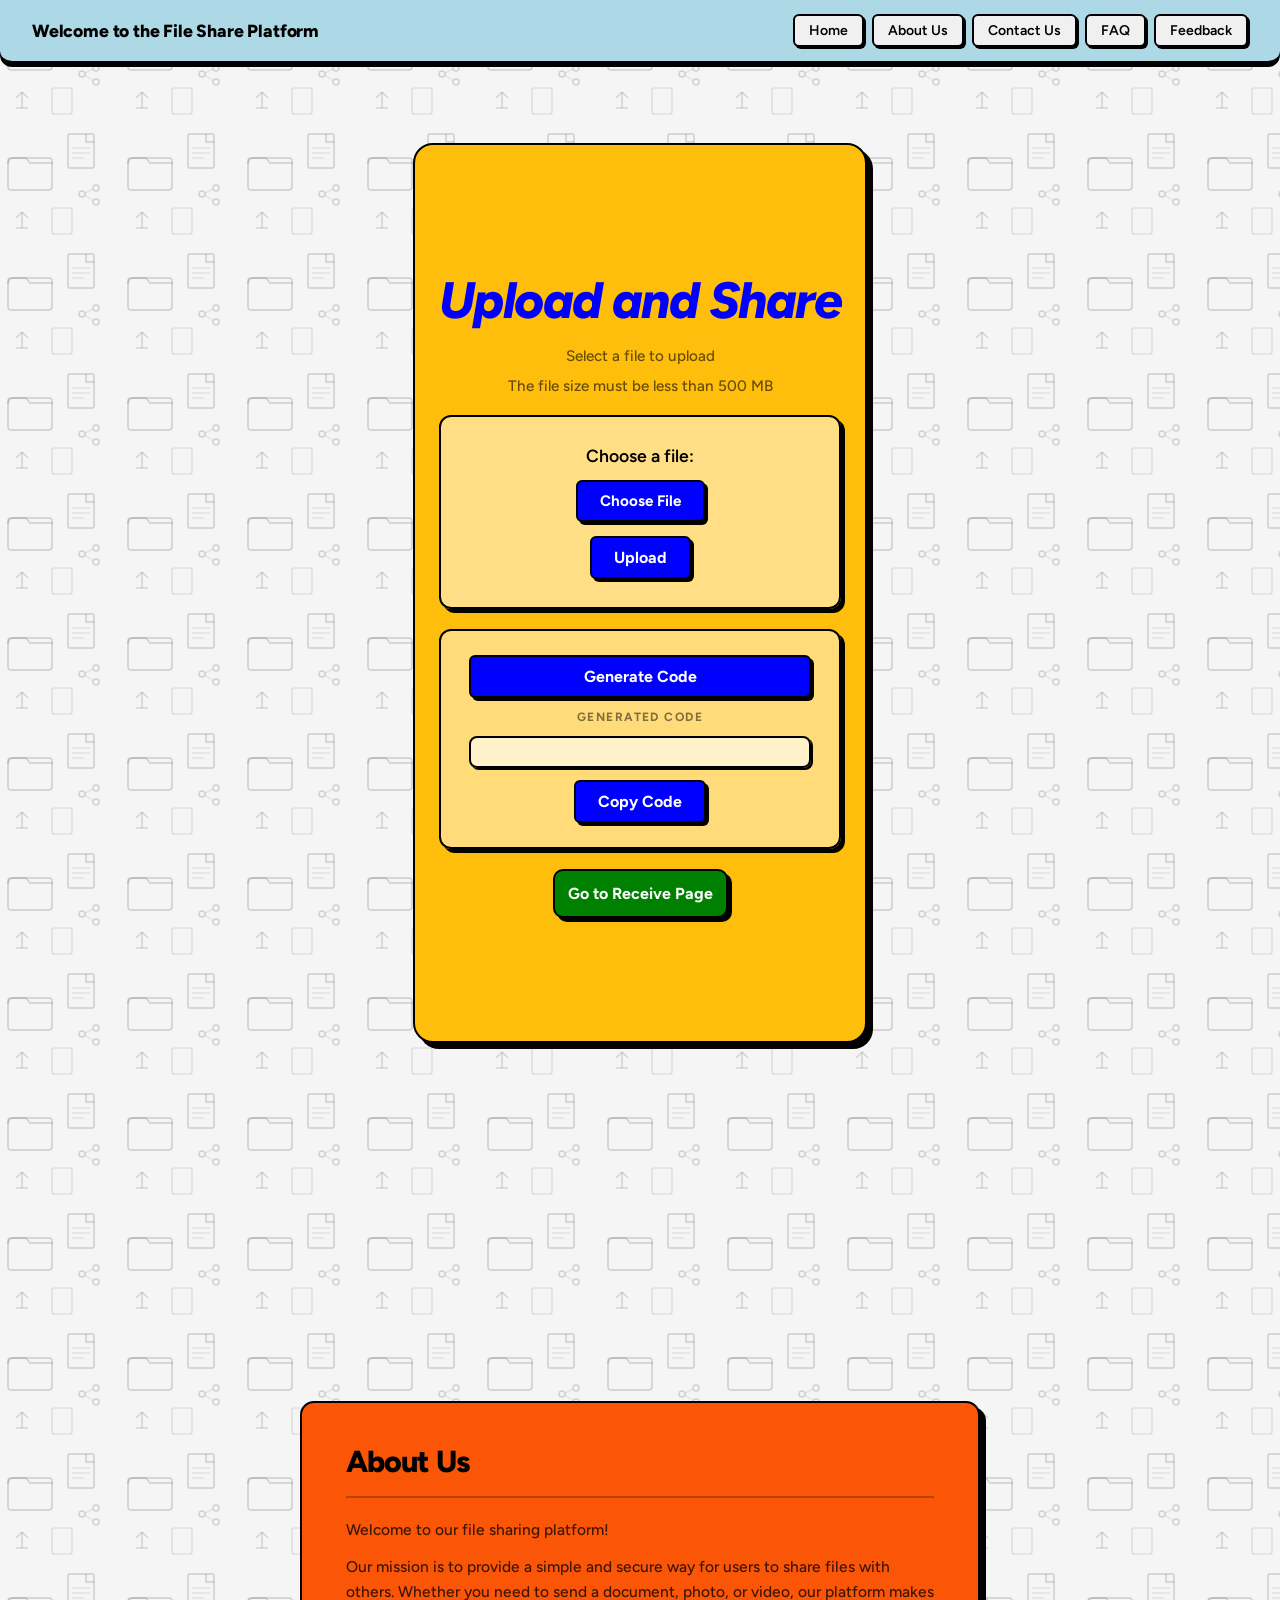
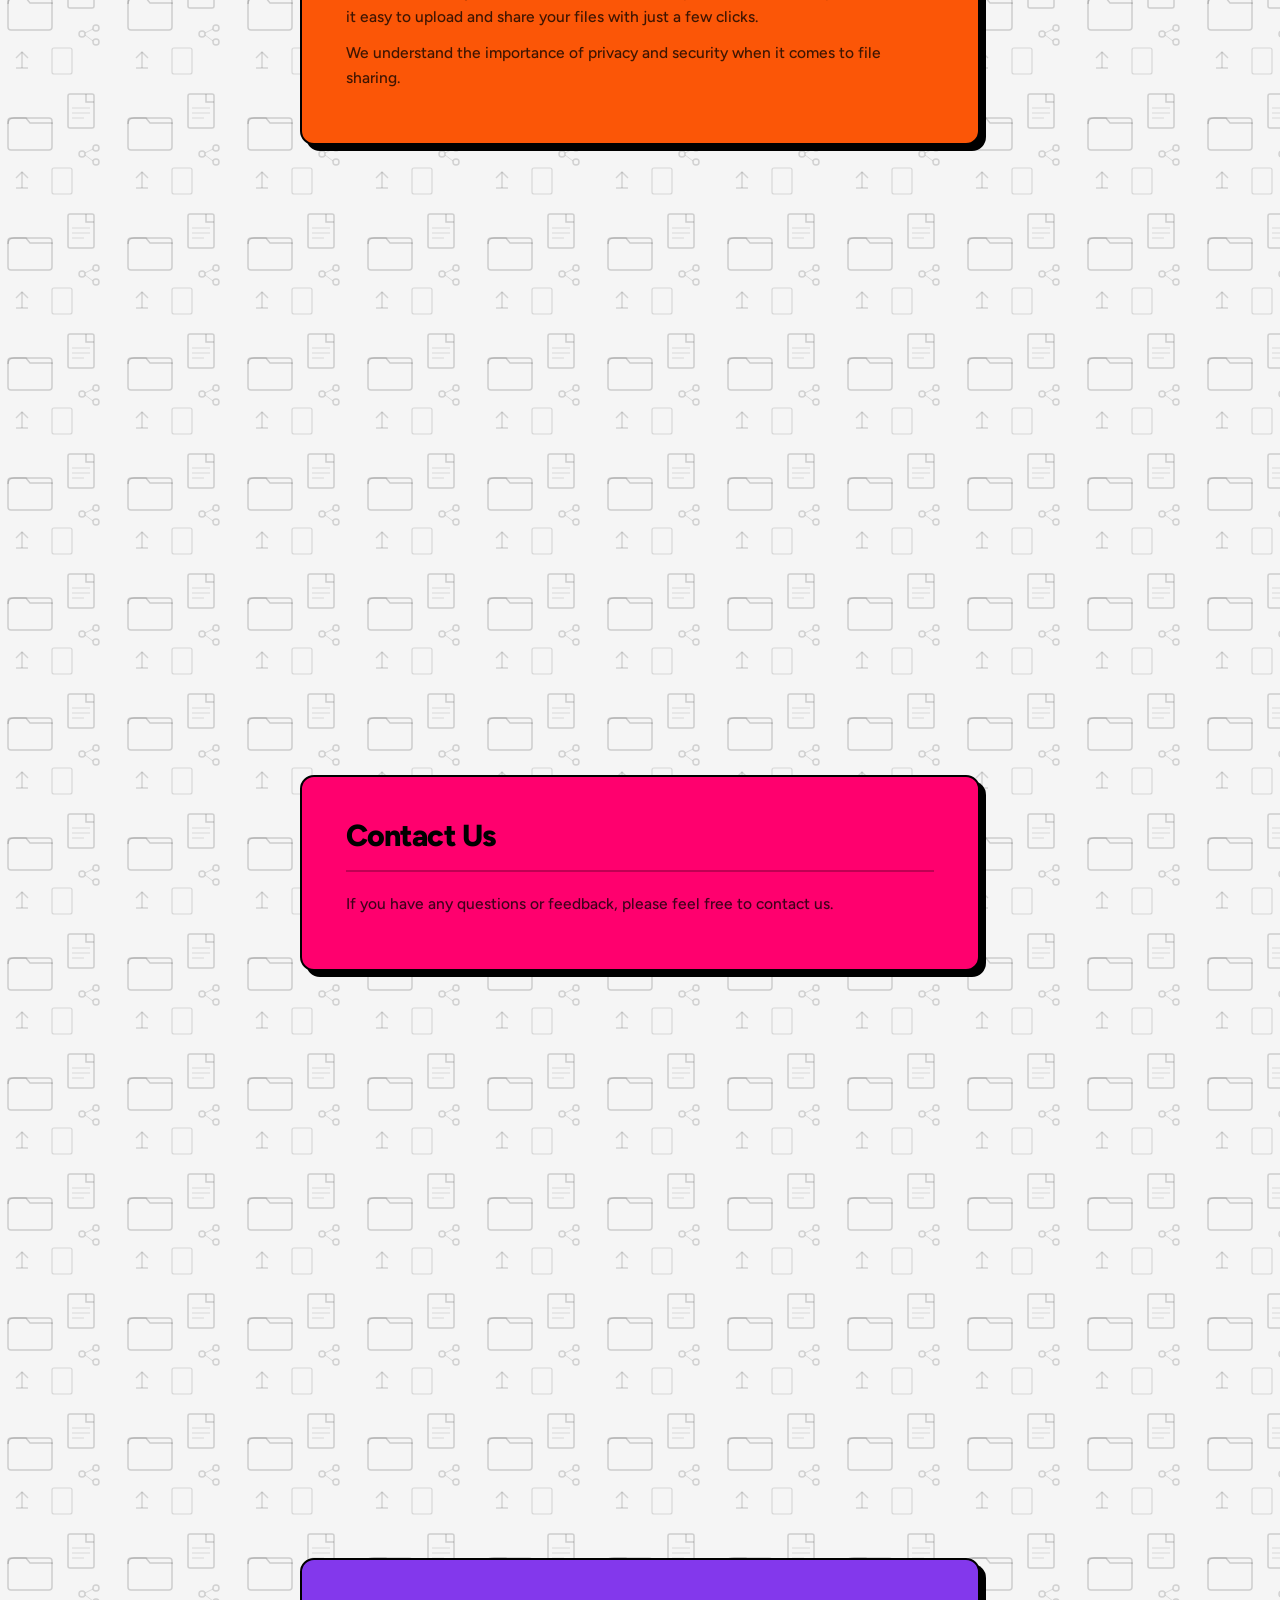
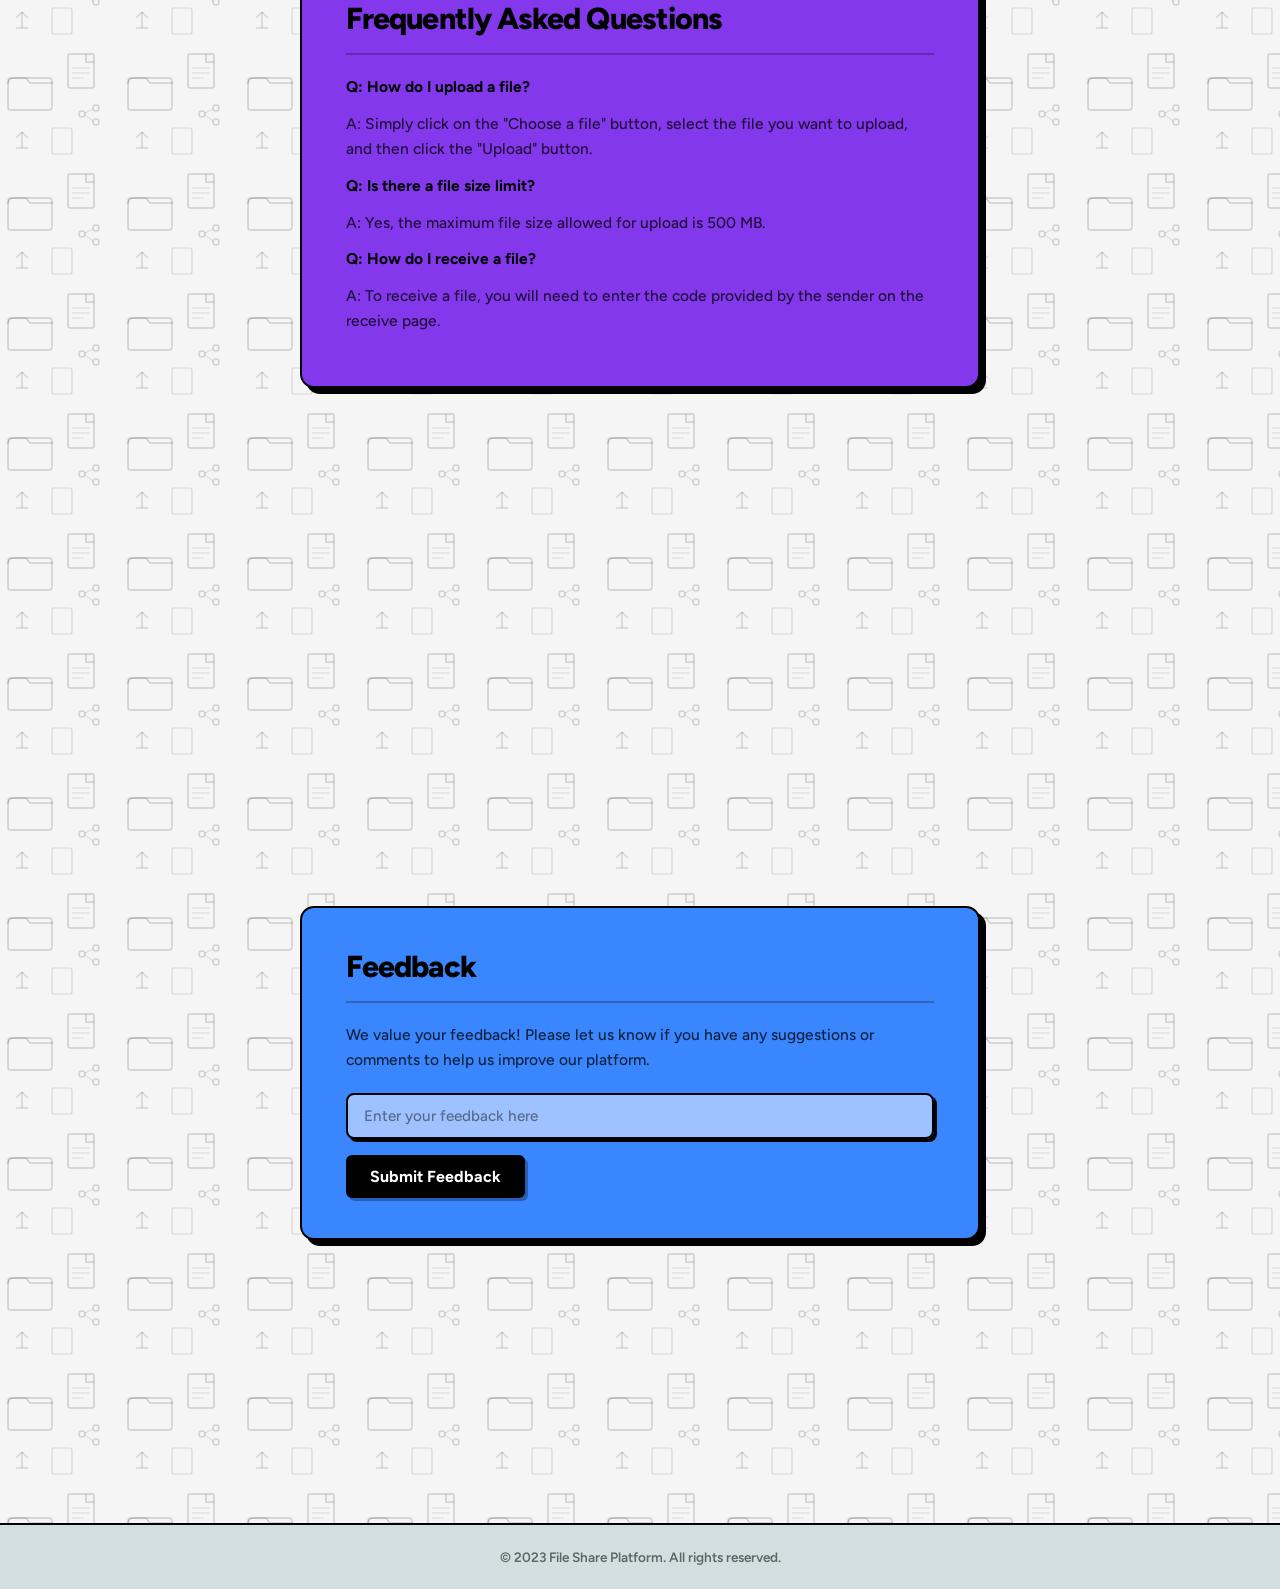
<file: index.html>
<!DOCTYPE html>
<html lang="en">
<head>
    <meta charset="UTF-8">
    <meta name="viewport" content="width=device-width, initial-scale=1.0">
    <title>File Share Platform</title>
    <link rel="stylesheet" href="style.css">
    <link rel="icon" href="favicon.ico">
<link rel="icon" type="image/png" sizes="32x32" href="favicon.png">
<link rel="icon" type="image/png" sizes="16x16" href="favicon.png">
<link rel="apple-touch-icon" href="apple-touch-icon.png">
</head>
<body>
    <div id="header">
            <h2>Welcome to the File Share Platform</h2>
            <div id = "buttons">
            <a href="#home" class = "Btn">Home</a>
            <a href="#about" class = "Btn">About Us</a>
            <a href="#contact" class = "Btn">Contact Us</a>
            <a href="#faq" class = "Btn">FAQ</a>
            <a href="#feedback" class = "Btn">Feedback</a>
            </div>
        </div>
        <section id = "home">
    <div class="maincontainer">
        
        <h1><i>Upload and Share </i></h1>
        <h3>Select a file to upload</h3>
        <h3>The file size must be less than 500 MB</h3>

        <div class="buttons">
    <p>Choose a file:</p>

    <input type="file" id="file">
    <label for="file" id = "fileLabel">Choose File</label>

    <button id="upload">Upload</button>
</div>

        <div id = "generatedCode">
                <button id="generateCodeButton">Generate Code</button>
                <h2>Generated Code</h2>
                <div id="codeContainer"><p id="code"></p></div>
                <button id="copyCode">Copy Code</button>
               
        </div>
        <div id = "receivePage ">
                <a href="receive.html"><button id="receivePageButton">Go to Receive Page</button></a>

        </div>

    </div>
    </section>
    <section id = "about">
        <div id = "aboutContent">
        <h2>About Us</h2>
        <p>Welcome to our file sharing platform!</p>
        <p>Our mission is to provide a simple and secure way for users to share files with others. Whether you need to send a document, photo, or video, our platform makes it easy to upload and share your files with just a few clicks.</p>
        <p>We understand the importance of privacy and security when it comes to file sharing.
            </div>
    </section>
    <section id = "contact">
        <div id = "contactContent">
        <h2>Contact Us</h2>
        <p>If you have any questions or feedback, please feel free to contact us.</p>
        </div>
    </section>
    <section id = "faq">
        <div id = "faqContent">
        <h2>Frequently Asked Questions</h2>
        <p><strong>Q: How do I upload a file?</strong></p>
        <p>A: Simply click on the "Choose a file" button, select the file you want to upload, and then click the "Upload" button.</p>
        <p><strong>Q: Is there a file size limit?</strong></p>
        <p>A: Yes, the maximum file size allowed for upload is 500 MB.</p>
        <p><strong>Q: How do I receive a file?</strong></p>
        <p>A: To receive a file, you will need to enter the code provided by the sender on the receive page.</p>
        </div>
    </section>
<section id = "feedback">
    <div id = "feedbackContent">
        <h2>Feedback</h2>
        <p>We value your feedback! Please let us know if you have any suggestions or comments to help us improve our platform.</p>
        <input type="text" id="feedbackMessage" placeholder="Enter your feedback here">
        <button id="submitFeedback">Submit Feedback</button>
    </div>
</section>

    <section id = "footer">
        <div id = "footerContent">
        <p>&copy; 2023 File Share Platform. All rights reserved.</p>
        </div>
    </section>
            <script src="logic.js"></script>

        <script src="filehandling.js"></script>
    <script src = "feedback.js"></script>
</body>
</html>
</file>
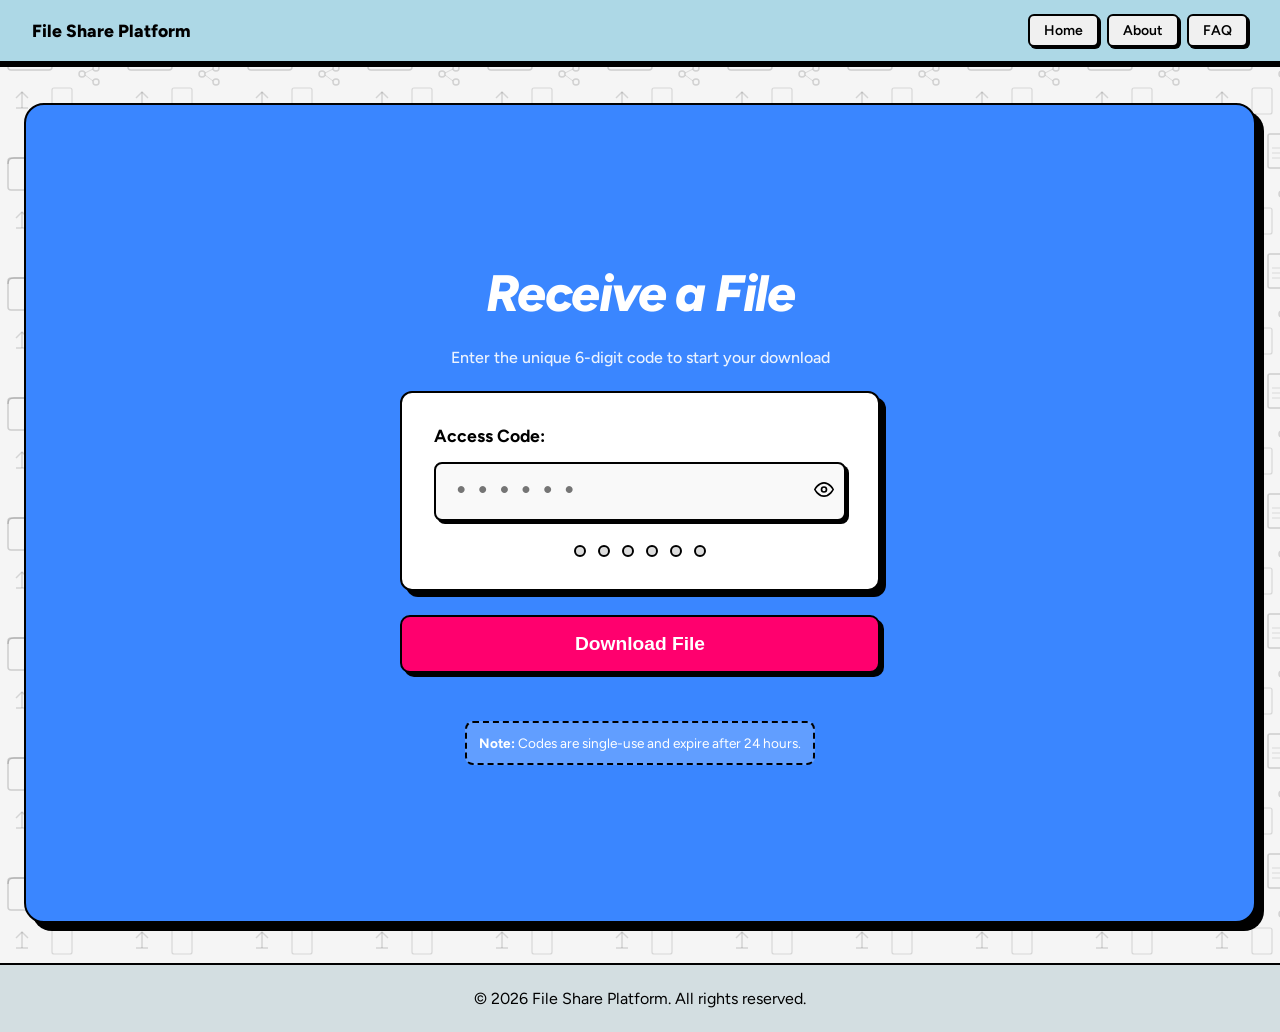
<file: receive.html>
<!DOCTYPE html>
<html lang="en">
<head>
    <meta charset="UTF-8">
    <meta name="viewport" content="width=device-width, initial-scale=1.0">
    <title>Receive File — FileShare</title>
    <link rel="stylesheet" href="receive.css">
     <link rel="icon" href="favicon.ico">
<link rel="icon" type="image/png" sizes="32x32" href="favicon.png">
<link rel="icon" type="image/png" sizes="16x16" href="favicon.png">
<link rel="apple-touch-icon" href="apple-touch-icon.png">
</head>
<body>

    <div id="header">
        <h2>File Share Platform</h2>
        <div id="buttons">
            <a href="index.html#home" class="Btn">Home</a>
            <a href="index.html#about" class="Btn">About</a>
            <a href="index.html#faq" class="Btn">FAQ</a>
        </div>
    </div>

    <main class="maincontainer">
        <h1><i>Receive a File</i></h1>
        <h3>Enter the unique 6-digit code to start your download </h3>

        <div class="input-section">
            <p>Access Code:</p>
            <div class="code-entry">
                <input type="password" id="code" placeholder="••••••" maxlength="6">
                <button type="button" id="toggleEye">
                    <svg viewBox="0 0 24 24" width="20" height="20" stroke="black" stroke-width="2" fill="none">
                        <path d="M1 12s4-8 11-8 11 8 11 8-4 8-11 8-11-8-11-8z"></path>
                        <circle cx="12" cy="12" r="3"></circle>
                    </svg>
                </button>
            </div>
            
            <div class="dot-indicator" id="dotGroup">
                <span></span><span></span><span></span><span></span><span></span><span></span>
            </div>
        </div>

        <button id="downloadBtn">Download File</button>

        <div id="status" class="status-box"></div>

        <div class="info-note">
            <p><strong>Note:</strong> Codes are single-use and expire after 24 hours.</p>
        </div>
    </main>

    <div id="footer">
        <div id="footerContent">
            <p>&copy; 2026 File Share Platform. All rights reserved.</p>
        </div>
    </div>

    <script>
        // Keeping it consistent with your feedback logic
        const input = document.getElementById('code');
        const dots = document.querySelectorAll('#dotGroup span');
        const eyeBtn = document.getElementById('toggleEye');

        input.addEventListener('input', () => {
            const val = input.value.trim();
            dots.forEach((dot, i) => {
                dot.classList.toggle('active', i < val.length);
            });
        });

        eyeBtn.addEventListener('click', () => {
            input.type = input.type === 'password' ? 'text' : 'password';
        });
    </script>
    <script src="receive.js"></script>
</body>
</html>
</file>
<file: style.css>
@import url('https://fonts.googleapis.com/css2?family=Figtree:wght@400;500;600;700;800&display=swap');

* {
    margin: 0;
    padding: 0;
    box-sizing: border-box;
}

/* paste this inside body, .maincontainer, and each section */

body {
    
    font-family: 'Figtree', sans-serif;
    background-color: #f5f5f5;
    background-image: url("data:image/svg+xml,%3Csvg xmlns='http://www.w3.org/2000/svg' width='120' height='120'%3E%3Crect x='8' y='38' width='44' height='32' rx='3' fill='none' stroke='%231a1a1a' stroke-width='1.5' opacity='0.18'/%3E%3Cpath d='M8 44 Q8 38 14 38 L26 38 L30 43 L52 43 Q52 43 52 44' fill='none' stroke='%231a1a1a' stroke-width='1.5' opacity='0.18'/%3E%3Crect x='68' y='14' width='26' height='34' rx='2' fill='none' stroke='%231a1a1a' stroke-width='1.5' opacity='0.18'/%3E%3Cpath d='M86 14 L86 22 L94 22' fill='none' stroke='%231a1a1a' stroke-width='1.5' opacity='0.18'/%3E%3Cline x1='72' y1='28' x2='90' y2='28' stroke='%231a1a1a' stroke-width='1' opacity='0.13'/%3E%3Cline x1='72' y1='33' x2='90' y2='33' stroke='%231a1a1a' stroke-width='1' opacity='0.13'/%3E%3Cline x1='72' y1='38' x2='84' y2='38' stroke='%231a1a1a' stroke-width='1' opacity='0.13'/%3E%3Cline x1='22' y1='92' x2='22' y2='108' stroke='%231a1a1a' stroke-width='1.5' opacity='0.15'/%3E%3Cpolyline points='16%2C98 22%2C92 28%2C98' fill='none' stroke='%231a1a1a' stroke-width='1.5' opacity='0.15'/%3E%3Cline x1='16' y1='108' x2='28' y2='108' stroke='%231a1a1a' stroke-width='1.5' opacity='0.15'/%3E%3Ccircle cx='82' cy='74' r='3' fill='none' stroke='%231a1a1a' stroke-width='1.5' opacity='0.16'/%3E%3Ccircle cx='96' cy='68' r='3' fill='none' stroke='%231a1a1a' stroke-width='1.5' opacity='0.16'/%3E%3Ccircle cx='96' cy='82' r='3' fill='none' stroke='%231a1a1a' stroke-width='1.5' opacity='0.16'/%3E%3Cline x1='85' y1='73' x2='93' y2='69' stroke='%231a1a1a' stroke-width='1' opacity='0.13'/%3E%3Cline x1='85' y1='75' x2='93' y2='81' stroke='%231a1a1a' stroke-width='1' opacity='0.13'/%3E%3Crect x='52' y='88' width='20' height='26' rx='2' fill='none' stroke='%231a1a1a' stroke-width='1.2' opacity='0.14'/%3E%3C/svg%3E");
    background-repeat: repeat;
}

/* ── HEADER ────────────────────────────────────────────── */
#header {

    display: flex;
    justify-content: space-between;
    align-items: center;
    padding: 14px 32px;
    background-color: lightblue;
    border-bottom: 2px solid black;
    border-radius: 0 0 12px 12px;
    position: sticky;
    top: 0;
    z-index: 1000;
    box-shadow: 0 4px 0 black;
}

#header h2 {
    font-size: 1.1rem;
    font-weight: 800;
    letter-spacing: -0.01em;
}

#buttons {
    display: flex;
    gap: 8px;
}

.Btn {
    text-decoration: none;
    color: black;
    font-weight: 600;
    font-size: 0.875rem;
    padding: 6px 14px;
    border: 2px solid black;
    border-radius: 6px;
    background-color: #f0f0f0;
    transition: background-color 0.15s, transform 0.1s;
    box-shadow: 2px 2px 0 black;
}

.Btn:hover {
    background-color: #e0e0e0;
    transform: translate(-1px, -1px);
    box-shadow: 3px 3px 0 black;
}

.Btn:active {
    transform: translate(1px, 1px);
    box-shadow: 1px 1px 0 black;
}

/* ── MAIN CONTAINER ─────────────────────────────────────── */
.maincontainer {
    display: flex;
    flex-direction: column;
    align-items: center;
    justify-content: center;
    min-height: 100vh;
    background-color: #ffbe0b;
    padding: 60px 24px;
    gap: 20px;
    border: 2px solid black;
    box-shadow: 6px 6px 0 black;
    border-radius: 20px;
}

h1 {
    font-size: clamp(2rem, 6vw, 3.2rem);
    font-weight: 800;
    color: blue;
    letter-spacing: -0.03em;
    text-align: center;
    margin-bottom: 4px;
}

.maincontainer h3 {
    font-size: 0.95rem;
    font-weight: 500;
    color: rgba(0,0,0,0.6);
    text-align: center;
    margin-top: -8px;
}

/* ── UPLOAD CARD ────────────────────────────────────────── */
.buttons {
    display: flex;
    flex-direction: column;
    border: 2px solid black;
    padding: 28px 32px;
    background-color: rgba(255, 255, 255, 0.5);
    border-radius: 12px;
    align-items: center;
    justify-content: center;
    width: 100%;
    max-width: 480px;
    text-align: center;
    gap: 14px;
    box-shadow: 4px 4px 0 black;
}

.buttons p {
    font-size: 1.1rem;
    font-weight: 600;
    color: black;
}

#file {
    display: none;
}

#fileLabel {
    font-size: 0.95rem;
    font-weight: 700;
    color: white;
    background-color: blue;
    padding: 10px 22px;
    border-radius: 6px;
    border: 2px solid black;
    box-shadow: 3px 3px 0 black;
    cursor: pointer;
    display: inline-block;
    transition: transform 0.1s, box-shadow 0.1s;
}

#fileLabel:hover {
    transform: translate(-1px, -1px);
    box-shadow: 4px 4px 0 black;
}

#fileLabel:active {
    transform: translate(1px, 1px);
    box-shadow: 2px 2px 0 black;
}

/* ── BUTTONS ────────────────────────────────────────────── */
button {
    font-family: 'Figtree', sans-serif;
    padding: 10px 22px;
    font-size: 1rem;
    font-weight: 700;
    cursor: pointer;
    background-color: blue;
    color: white;
    border: 2px solid black;
    border-radius: 6px;
    box-shadow: 3px 3px 0 black;
    transition: transform 0.1s, box-shadow 0.1s;
}

button:hover {
    transform: translate(-1px, -1px);
    box-shadow: 4px 4px 0 black;
}

button:active {
    transform: translate(1px, 1px);
    box-shadow: 2px 2px 0 black;
}

/* ── GENERATED CODE ─────────────────────────────────────── */
#generatedCode {
    text-align: center;
    border: 2px solid black;
    padding: 24px 28px;
    border-radius: 12px;
    width: 100%;
    max-width: 480px;
    background-color: rgba(255,255,255,0.45);
    box-shadow: 4px 4px 0 black;
    display: flex;
    flex-direction: column;
    align-items: center;
    gap: 12px;
}

#generatedCode h2 {
    font-size: 0.75rem;
    font-weight: 700;
    letter-spacing: 0.12em;
    text-transform: uppercase;
    color: rgba(0,0,0,0.5);
}

#codeContainer {
    border: 2px solid black;
    background-color: rgba(255, 255, 255, 0.6);
    border-radius: 8px;
    padding: 14px 24px;
    width: 100%;
    box-shadow: 2px 2px 0 black;
}

#code {
    font-family: 'Courier New', monospace;
    font-size: 1.8rem;
    font-weight: 700;
    letter-spacing: 0.2em;
    color: black;
}

#generateCodeButton {
    background-color: blue;
    width: 100%;
}

/* ── RECEIVE PAGE ───────────────────────────────────────── */
#receivePage {
    width: 100%;
    max-width: 480px;
}

#receivePage a {
    display: block;
}

#receivePageButton {
    background-color: green;
    border: 2px solid black;
    border-radius: 10px;
    padding: 13px;
    width: 100%;
    box-shadow: 4px 4px 0 black;
    font-size: 1rem;
}

/* ── SECTIONS ───────────────────────────────────────────── */
section {
    min-height: 100vh;
    display: flex;
    align-items: center;
    justify-content: center;
    padding: 80px 24px;
}

/* ── CONTENT CARDS ──────────────────────────────────────── */
#aboutContent,
#contactContent,
#faqContent,
#feedbackContent {
    max-width: 680px;
    width: 100%;
    margin: 0 auto;
    padding: 40px 44px;
    border-radius: 14px;
    border: 2px solid black;
    box-shadow: 6px 6px 0 black;
}

#aboutContent  { background-color: #fb5607; }
#contactContent{ background-color: #ff006e; }
#faqContent    { background-color: #8338ec; }
#feedbackContent{ background-color: #3a86ff; }

#aboutContent h2,
#contactContent h2,
#faqContent h2,
#feedbackContent h2 {
    font-size: 1.9rem;
    font-weight: 800;
    letter-spacing: -0.03em;
    color: black;
    margin-bottom: 20px;
    padding-bottom: 16px;
    border-bottom: 2px solid rgba(0,0,0,0.25);
}

#aboutContent p,
#contactContent p,
#faqContent p,
#feedbackContent p {
    font-size: 0.97rem;
    font-weight: 500;
    color: rgba(0,0,0,0.75);
    margin-bottom: 12px;
    line-height: 1.6;
}

#faqContent p strong {
    color: black;
    font-weight: 700;
}

/* ── FEEDBACK INPUTS ────────────────────────────────────── */
#feedbackMessage {
    font-family: 'Figtree', sans-serif;
    width: 100%;
    padding: 12px 16px;
    border: 2px solid black;
    border-radius: 8px;
    font-size: 0.95rem;
    font-weight: 500;
    background: rgba(255,255,255,0.5);
    color: black;
    margin-top: 8px;
    margin-bottom: 16px;
    outline: none;
    box-shadow: 3px 3px 0 black;
    transition: box-shadow 0.15s;
}

#feedbackMessage::placeholder {
    color: rgba(0,0,0,0.45);
}

#feedbackMessage:focus {
    box-shadow: 4px 4px 0 black;
    background: rgba(255,255,255,0.65);
}

#submitFeedback {
    background-color: black;
    color: white;
    border: 2px solid black;
    box-shadow: 3px 3px 0 rgba(0,0,0,0.3);
}

#submitFeedback:hover {
    box-shadow: 4px 4px 0 rgba(0,0,0,0.4);
    transform: translate(-1px, -1px);
}

/* ── FOOTER ─────────────────────────────────────────────── */
#footer {
    min-height: auto;
    padding: 0;
}

#footerContent {
    width: 100%;
    padding: 24px 32px;
    background-color: #d3dee1;
    border-top: 2px solid black;
    text-align: center;
}

#footerContent p {
    font-size: 0.85rem;
    font-weight: 600;
    color: rgba(0,0,0,0.55);
}

/* ── RESPONSIVE ─────────────────────────────────────────── */
@media (max-width: 640px) {
    #header {
        flex-direction: column;
        gap: 12px;
        padding: 16px 20px;
        border-radius: 0;
    }

    #buttons {
        flex-wrap: wrap;
        justify-content: center;
    }

    #aboutContent,
    #contactContent,
    #faqContent,
    #feedbackContent {
        padding: 28px 24px;
    }
}
</file>
<file: receive.css>
@import url('https://fonts.googleapis.com/css2?family=Figtree:wght@400;500;600;700;800&display=swap');

* {
    margin: 0;
    padding: 0;
    box-sizing: border-box;
}

body {
    font-family: 'Figtree', sans-serif;
    background-color: #f5f5f5;
    background-image: url("data:image/svg+xml,%3Csvg xmlns='http://www.w3.org/2000/svg' width='120' height='120'%3E%3Crect x='8' y='38' width='44' height='32' rx='3' fill='none' stroke='%231a1a1a' stroke-width='1.5' opacity='0.18'/%3E%3Cpath d='M8 44 Q8 38 14 38 L26 38 L30 43 L52 43 Q52 43 52 44' fill='none' stroke='%231a1a1a' stroke-width='1.5' opacity='0.18'/%3E%3Crect x='68' y='14' width='26' height='34' rx='2' fill='none' stroke='%231a1a1a' stroke-width='1.5' opacity='0.18'/%3E%3Cpath d='M86 14 L86 22 L94 22' fill='none' stroke='%231a1a1a' stroke-width='1.5' opacity='0.18'/%3E%3Cline x1='72' y1='28' x2='90' y2='28' stroke='%231a1a1a' stroke-width='1' opacity='0.13'/%3E%3Cline x1='72' y1='33' x2='90' y2='33' stroke='%231a1a1a' stroke-width='1' opacity='0.13'/%3E%3Cline x1='72' y1='38' x2='84' y2='38' stroke='%231a1a1a' stroke-width='1' opacity='0.13'/%3E%3Cline x1='22' y1='92' x2='22' y2='108' stroke='%231a1a1a' stroke-width='1.5' opacity='0.15'/%3E%3Cpolyline points='16%2C98 22%2C92 28%2C98' fill='none' stroke='%231a1a1a' stroke-width='1.5' opacity='0.15'/%3E%3Cline x1='16' y1='108' x2='28' y2='108' stroke='%231a1a1a' stroke-width='1.5' opacity='0.15'/%3E%3Ccircle cx='82' cy='74' r='3' fill='none' stroke='%231a1a1a' stroke-width='1.5' opacity='0.16'/%3E%3Ccircle cx='96' cy='68' r='3' fill='none' stroke='%231a1a1a' stroke-width='1.5' opacity='0.16'/%3E%3Ccircle cx='96' cy='82' r='3' fill='none' stroke='%231a1a1a' stroke-width='1.5' opacity='0.16'/%3E%3Cline x1='85' y1='73' x2='93' y2='69' stroke='%231a1a1a' stroke-width='1' opacity='0.13'/%3E%3Cline x1='85' y1='75' x2='93' y2='81' stroke='%231a1a1a' stroke-width='1' opacity='0.13'/%3E%3Crect x='52' y='88' width='20' height='26' rx='2' fill='none' stroke='%231a1a1a' stroke-width='1.2' opacity='0.14'/%3E%3C/svg%3E");
    background-repeat: repeat;
}

/* ── HEADER (Matches Index) ────────────────────────── */
#header {
    display: flex;
    justify-content: space-between;
    align-items: center;
    padding: 14px 32px;
    background-color: lightblue;
    border-bottom: 2px solid black;
    position: sticky;
    top: 0;
    z-index: 1000;
    box-shadow: 0 4px 0 black;
}

#header h2 { font-size: 1.1rem; font-weight: 800; }

#buttons { display: flex; gap: 8px; }

.Btn {
    text-decoration: none;
    color: black;
    font-weight: 600;
    font-size: 0.875rem;
    padding: 6px 14px;
    border: 2px solid black;
    border-radius: 6px;
    background-color: #f0f0f0;
    box-shadow: 2px 2px 0 black;
    transition: 0.1s;
}

.Btn:hover { transform: translate(-1px, -1px); box-shadow: 3px 3px 0 black; }

/* ── MAIN CONTAINER (Matches #home style) ───────────── */
.maincontainer {
    display: flex;
    flex-direction: column;
    align-items: center;
    justify-content: center;
    min-height: calc(100vh - 80px);
    background-color: #3a86ff; /* Blue contrast to index yellow */
    margin: 40px 24px;
    padding: 60px 24px;
    gap: 24px;
    border: 2px solid black;
    box-shadow: 8px 8px 0 black;
    border-radius: 20px;
}

h1 {
    font-size: clamp(2rem, 6vw, 3.2rem);
    font-weight: 800;
    color: white; /* Changed for blue background */
    letter-spacing: -0.03em;
    text-align: center;
}

h3 {
    font-size: 1rem;
    font-weight: 500;
    color: rgba(255,255,255,0.9);
    text-align: center;
    max-width: 400px;
}

/* ── INPUT AREA (Neo-Brutalist) ─────────────────────── */
.input-section {
    display: flex;
    flex-direction: column;
    border: 2px solid black;
    padding: 32px;
    background-color: white;
    border-radius: 12px;
    width: 100%;
    max-width: 480px;
    gap: 16px;
    box-shadow: 6px 6px 0 black;
}

.input-section p {
    font-weight: 700;
    font-size: 1.1rem;
}

.code-entry {
    display: flex;
    position: relative;
    width: 100%;
}

input {
    width: 100%;
    padding: 14px 18px;
    font-family: 'Courier New', monospace;
    font-size: 1.5rem;
    font-weight: 800;
    letter-spacing: 0.3em;
    border: 2px solid black;
    border-radius: 8px;
    background: #f9f9f9;
    outline: none;
    box-shadow: 3px 3px 0 black;
}

#toggleEye {
    position: absolute;
    right: 12px;
    top: 50%;
    transform: translateY(-50%);
    background: none;
    border: none;
    box-shadow: none;
    padding: 0;
    cursor: pointer;
}

/* ── DOTS (Logic Feedback) ─────────────────────────── */
.dot-indicator {
    display: flex;
    gap: 12px;
    justify-content: center;
    margin-top: 8px;
}

.dot-indicator span {
    width: 12px;
    height: 12px;
    border: 2px solid black;
    border-radius: 50%;
    background: #ddd;
    transition: 0.2s;
}

.dot-indicator span.active {
    background: #ffbe0b;
    transform: scale(1.2);
}

/* ── DOWNLOAD BUTTON ───────────────────────────────── */
#downloadBtn {
    background-color: #ff006e;
    color: white;
    width: 100%;
    max-width: 480px;
    padding: 16px;
    font-size: 1.2rem;
    font-weight: 800;
    border: 2px solid black;
    border-radius: 10px;
    box-shadow: 4px 4px 0 black;
    cursor: pointer;
    display: flex;
    align-items: center;
    justify-content: center;
    gap: 10px;
}

#downloadBtn:hover { transform: translate(-2px, -2px); box-shadow: 6px 6px 0 black; }
#downloadBtn:active { transform: translate(1px, 1px); box-shadow: 2px 2px 0 black; }

/* ── NOTES & STATUS ─────────────────────────────────── */
.info-note {
    background: rgba(255, 255, 255, 0.2);
    border: 2px dashed black;
    padding: 12px;
    border-radius: 8px;
    font-size: 0.85rem;
    color: white;
}

.status-box {
    font-weight: 700;
    color: #ffbe0b;
}

/* ── FOOTER ────────────────────────────────────────── */
#footerContent {
    width: 100%;
    padding: 24px;
    background-color: #d3dee1;
    border-top: 2px solid black;
    text-align: center;
}
</file>
